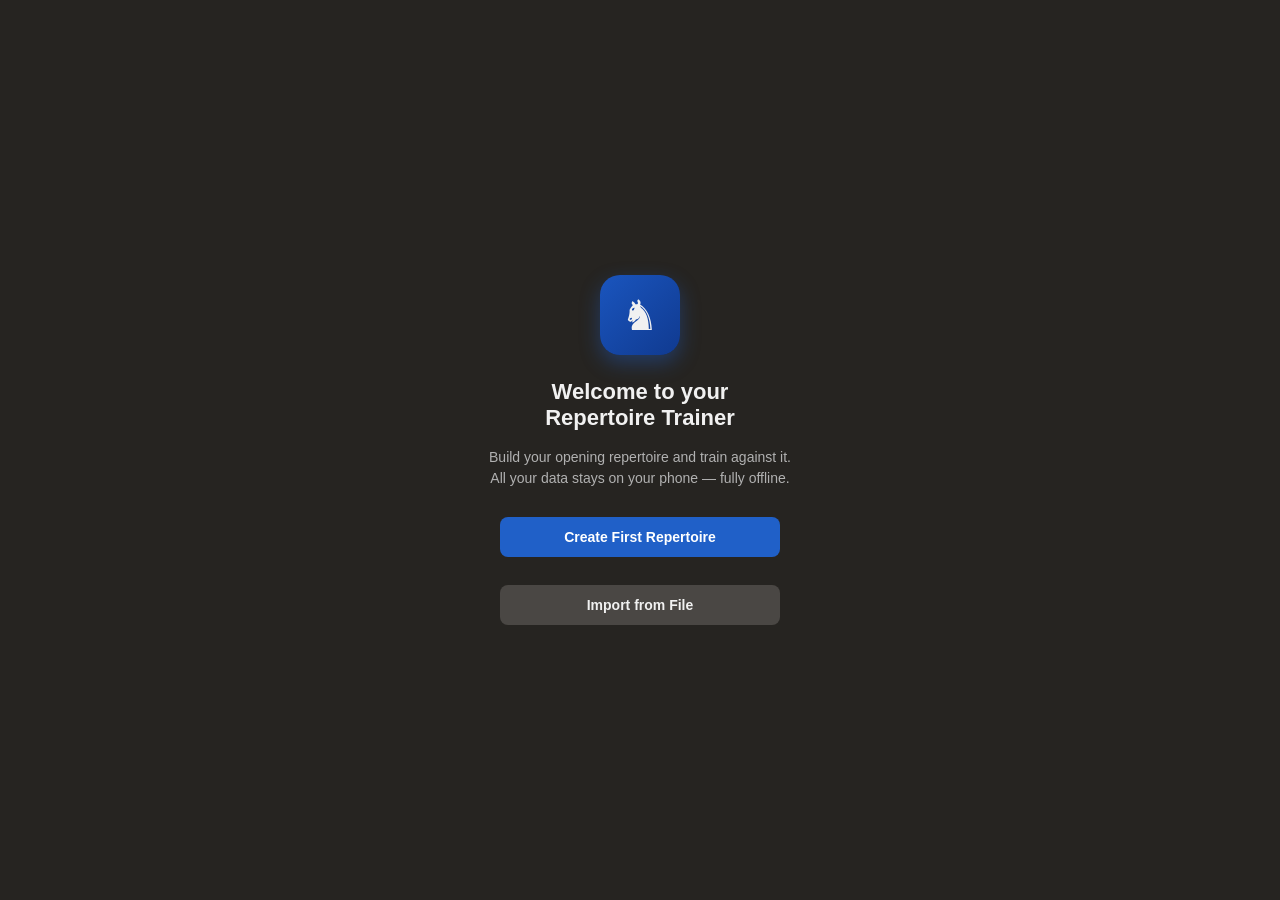
<file: index.html>
<!DOCTYPE html>
<html lang="en">
<head>
<meta charset="UTF-8">
<meta name="viewport" content="width=device-width,initial-scale=1,maximum-scale=1,user-scalable=no,viewport-fit=cover">
<meta name="apple-mobile-web-app-capable" content="yes">
<meta name="mobile-web-app-capable" content="yes">
<meta name="apple-mobile-web-app-status-bar-style" content="black-translucent">
<meta name="apple-mobile-web-app-title" content="Repertoire">
<meta name="theme-color" content="#312e2b">
<link rel="manifest" href="manifest.webmanifest">
<link rel="apple-touch-icon" href="icon-192.png">
<link rel="icon" type="image/svg+xml" href="icon.svg">
<title>Repertoire Trainer</title>
<link rel='stylesheet' href='css/style.css'>
</head>
<body>
<div class='app' id='app'></div>

<script type="module" src="js/main.js"></script>
</body>
</html>
</file>
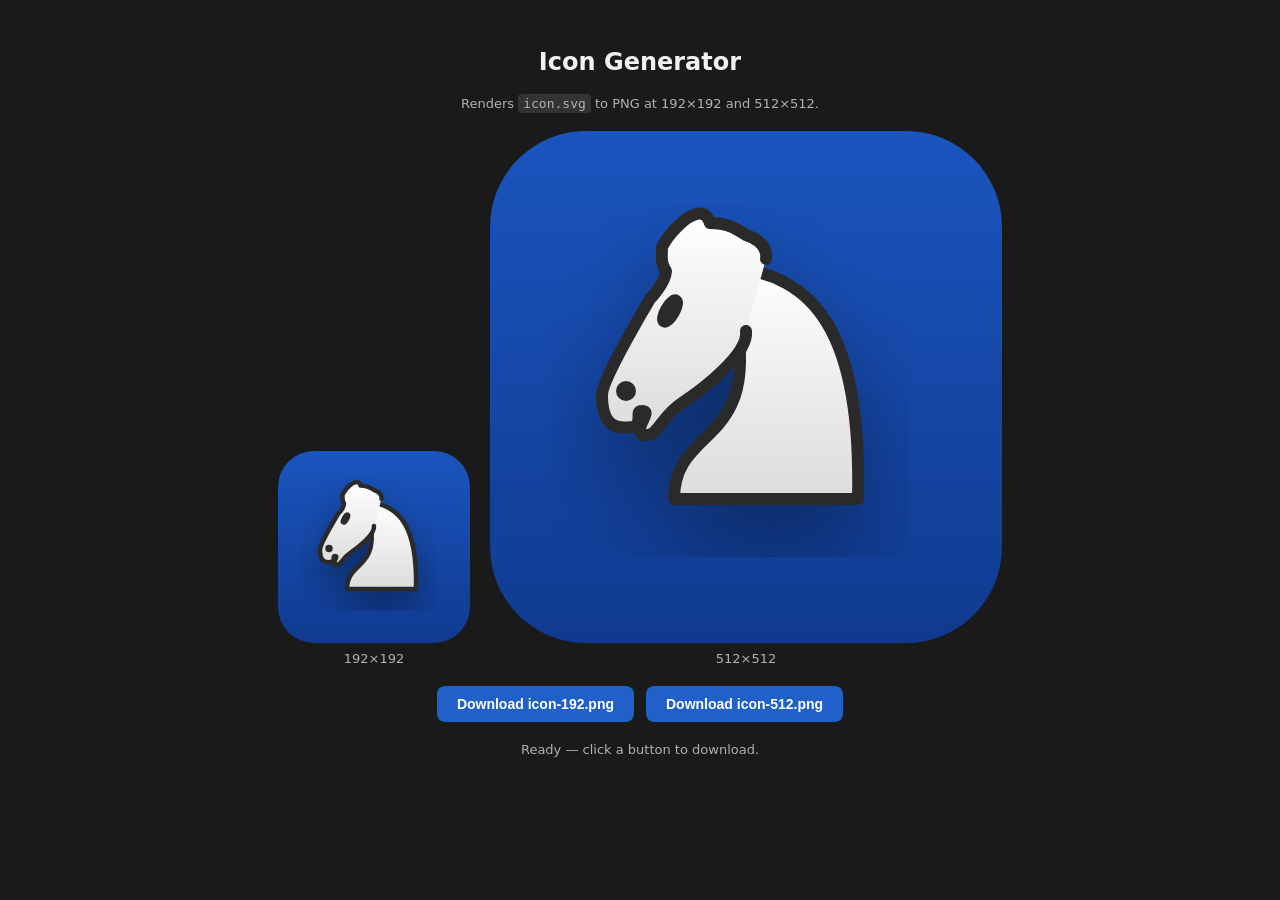
<file: icon-gen.html>
<!DOCTYPE html>
<html lang="en">
<head>
<meta charset="UTF-8">
<title>Icon Generator</title>
<style>
  body{font-family:system-ui,sans-serif;background:#1a1a1a;color:#f1f1f1;display:flex;flex-direction:column;align-items:center;padding:40px;gap:20px}
  h2{margin:0}
  .preview{display:flex;gap:20px;align-items:flex-end}
  canvas{border-radius:12px;display:block}
  button{background:#2060c8;color:#fff;border:none;padding:10px 20px;border-radius:8px;cursor:pointer;font-size:14px;font-weight:600}
  button:hover{background:#3a7ae0}
  button:disabled{opacity:.4;cursor:default}
  p{color:#b1b1b1;font-size:13px;margin:0;text-align:center}
  code{background:#333;padding:2px 5px;border-radius:4px}
</style>
</head>
<body>
<h2>Icon Generator</h2>
<p>Renders <code>icon.svg</code> to PNG at 192×192 and 512×512.</p>
<div class="preview">
  <div>
    <canvas id="c192" width="192" height="192"></canvas>
    <p style="margin-top:8px">192×192</p>
  </div>
  <div>
    <canvas id="c512" width="512" height="512"></canvas>
    <p style="margin-top:8px">512×512</p>
  </div>
</div>
<div style="display:flex;gap:12px">
  <button id="dl192" disabled>Download icon-192.png</button>
  <button id="dl512" disabled>Download icon-512.png</button>
</div>
<p id="status">Loading icon.svg…</p>
<script>
let blobUrl = null;

fetch('icon.svg')
  .then(r => {
    if (!r.ok) throw new Error('HTTP ' + r.status);
    return r.text();
  })
  .then(svgText => {
    const blob = new Blob([svgText], { type: 'image/svg+xml' });
    blobUrl = URL.createObjectURL(blob);
    const img = new Image();
    img.onload = function() {
      ['192', '512'].forEach(size => {
        const n = +size;
        const ctx = document.getElementById('c' + size).getContext('2d');
        ctx.clearRect(0, 0, n, n);
        ctx.drawImage(img, 0, 0, n, n);
      });
      document.getElementById('dl192').disabled = false;
      document.getElementById('dl512').disabled = false;
      document.getElementById('status').textContent = 'Ready — click a button to download.';
      URL.revokeObjectURL(blobUrl);
    };
    img.onerror = () => {
      document.getElementById('status').textContent = 'Error rendering SVG.';
    };
    img.src = blobUrl;
  })
  .catch(err => {
    document.getElementById('status').innerHTML =
      'Could not load icon.svg: ' + err.message +
      '<br>Serve this file over HTTP (e.g. <code>python -m http.server 8080</code>) rather than opening it directly as a file.';
  });

function download(size) {
  const canvas = document.getElementById('c' + size);
  const a = document.createElement('a');
  a.download = 'icon-' + size + '.png';
  a.href = canvas.toDataURL('image/png');
  a.click();
}
document.getElementById('dl192').onclick = () => download('192');
document.getElementById('dl512').onclick = () => download('512');
</script>
</body>
</html>
</file>
<file: css/style.css>
:root{
    --accent:#2060c8;
    --accent-hover:#3a7ae0;
    --accent-shadow:rgba(32,96,200,.4);
    --board-dark:#3a628e;
    --board-grad-start:#1a55be;
    --board-grad-end:#103a90;
  }
  html.theme-green{
    --accent:#81b64c;--accent-hover:#9bcd5e;
    --accent-shadow:rgba(129,182,76,.4);
    --board-dark:#779556;
    --board-grad-start:#779556;--board-grad-end:#5a7a3f;
  }
  html.theme-pink{
    --accent:#c75c8e;--accent-hover:#de7aab;
    --accent-shadow:rgba(199,92,142,.4);
    --board-dark:#8a5c7a;
    --board-grad-start:#b04e7e;--board-grad-end:#8a3060;
  }
  html.theme-amber{
    --accent:#d4943a;--accent-hover:#e8ab54;
    --accent-shadow:rgba(212,148,58,.4);
    --board-dark:#8a7030;
    --board-grad-start:#c07830;--board-grad-end:#9a5c18;
  }
  *,*::before,*::after{box-sizing:border-box;-webkit-tap-highlight-color:transparent;-webkit-touch-callout:none}
  html{margin:0;padding:0;height:100%;overscroll-behavior:none;background:#262421}
  body{margin:0;padding:0;height:100%;min-height:-webkit-fill-available;overscroll-behavior:none;overflow:hidden;background:#262421}
  body{
    font-family:-apple-system,BlinkMacSystemFont,"Segoe UI",Roboto,Helvetica,Arial,sans-serif;
    background:#262421;color:#f1f1f1;
    -webkit-user-select:none;user-select:none;
    font-size:15px;
    text-rendering:optimizeLegibility;
    -webkit-font-smoothing:antialiased;
  }
  button,input,select{font:inherit;color:inherit}
  button{background:none;border:none;cursor:pointer;padding:0}
  input,select,textarea{background:#3d3a37;border:1px solid #4a4744;border-radius:6px;padding:10px 12px;color:#f1f1f1;width:100%}
  input:focus,textarea:focus,select:focus{outline:none;border-color:var(--accent)}

  .app{
    display:flex;flex-direction:column;
    height:100vh;height:-webkit-fill-available;height:var(--app-height,100dvh);
    max-width:560px;margin:0 auto;
    background:#262421;
    padding-top:env(safe-area-inset-top);
  }

  /* HEADER */
  .header{
    display:flex;align-items:center;gap:8px;
    padding:6px 12px;background:#262421;
    border-bottom:1px solid #1a1816;
    min-height:42px;
  }
  .header h1{margin:0;font-size:14px;font-weight:600;flex:1;text-align:center;letter-spacing:.2px}
  .icon-btn{
    width:32px;height:32px;border-radius:7px;
    display:flex;align-items:center;justify-content:center;
    color:#b1b1b1;transition:background .15s;
  }
  .icon-btn:hover,.icon-btn:active{background:#3d3a37;color:#fff}
  .icon-btn svg{width:19px;height:19px;display:block}

  /* MODE BANNER */
  .header-badge{
    display:inline-flex;align-items:center;justify-content:center;
    padding:3px 9px;border-radius:20px;
    font-size:10px;font-weight:700;letter-spacing:.6px;text-transform:uppercase;
    background:var(--accent);color:#fff;
    flex-shrink:0;
    box-shadow:0 1px 4px rgba(0,0,0,.3);
  }
  .header-badge.edit{background:#e8a531;color:#1a1816}
  .color-pill{
    display:inline-flex;align-items:center;justify-content:center;
    width:26px;height:26px;border-radius:50%;
    flex-shrink:0;
    font-size:13px;
    box-shadow:0 1px 4px rgba(0,0,0,.4);
  }
  .color-pill.white{background:#ebecd0;color:#1a1816;border:1.5px solid rgba(0,0,0,.15)}
  .color-pill.black{background:#1a1816;color:#ebecd0;border:1.5px solid rgba(255,255,255,.1)}

  /* BOARD */
  .board-wrap{
    flex:0 0 auto;padding:8px;
    display:flex;flex-direction:column;align-items:center;
    background:#262421;
  }
  .board-container{
    width:min(calc(100vw - 16px), 544px, calc(100dvh - env(safe-area-inset-top, 0px) - env(safe-area-inset-bottom, 0px) - 144px));
    height:min(calc(100vw - 16px), 544px, calc(100dvh - env(safe-area-inset-top, 0px) - env(safe-area-inset-bottom, 0px) - 144px));
    position:relative;
    border-radius:4px;
    overflow:hidden;
    box-shadow:0 6px 20px rgba(0,0,0,.5);
  }
  .board{
    width:100%;height:100%;
    display:grid;
    grid-template-columns:repeat(8,1fr);
    grid-template-rows:repeat(8,1fr);
    position:relative;
    touch-action:none;
  }
  .square{
    position:relative;
    overflow:hidden;
    min-width:0;min-height:0;
    cursor:pointer;
    transition:background .08s;
  }
  .light{background:#ebecd0}
  .dark{background:var(--board-dark)}

  .square.last-move-from{background:#f7ec74 !important}
  .square.last-move-to{background:#f6eb6f !important}
  .light.last-move-from{background:#f7ec74 !important}
  .light.last-move-to{background:#f6eb6f !important}
  .dark.last-move-from{background:#bbcb44 !important}
  .dark.last-move-to{background:#baca44 !important}

  .square.selected{background:#f7c84f !important}
  .light.selected{background:#f6db7a !important}
  .dark.selected{background:#bbcb44 !important}

  .square.check{
    background:radial-gradient(ellipse at center, #ff5d52 0%, #d04646 60%, transparent 100%) !important;
  }

  .coord{
    position:absolute;
    font-size:11px;font-weight:700;
    pointer-events:none;
    font-family:-apple-system,sans-serif;
    line-height:1;
  }
  .coord.file{bottom:2px;right:4px}
  .coord.rank{top:2px;left:4px}
  .light .coord{color:var(--board-dark)}
  .dark .coord{color:#ebecd0}

  .legal-dot{
    position:absolute;
    width:32%;height:32%;
    border-radius:50%;
    background:rgba(0,0,0,.18);
    pointer-events:none;
    top:50%;left:50%;transform:translate(-50%,-50%);
  }
  .legal-ring{
    position:absolute;
    width:90%;height:90%;
    border-radius:50%;
    box-sizing:border-box;
    border:5px solid rgba(0,0,0,.18);
    background:transparent;
    pointer-events:none;
    top:5%;left:5%;
  }

  .piece{
    position:absolute;
    inset:2%;
    pointer-events:none;
    z-index:2;
    filter:drop-shadow(0 1px 1px rgba(0,0,0,.3));
  }

  /* STATUS BAR */
  .status-bar{
    padding:10px 14px;
    background:#262421;
    border-top:1px solid #1a1816;
    font-size:14px;
    min-height:42px;
    display:flex;align-items:center;justify-content:center;gap:8px;
    color:#b1b1b1;
    text-align:center;
  }
  .status-bar.success{color:var(--accent)}
  .status-bar.error{color:#fa412d}
  .status-bar.warning{color:#e8a531}
  .status-bar .correct-move{
    background:var(--accent);color:#fff;font-weight:600;
    padding:2px 10px;border-radius:4px;
  }

  /* MOVES LIST */
  .moves-panel{
    flex:1;
    background:#312e2b;
    overflow-y:auto;
    border-top:1px solid #1a1816;
    -webkit-overflow-scrolling:touch;
    min-height:0;
  }
  .moves-list{
    padding:8px;
    display:grid;
    grid-template-columns:auto 1fr 1fr;
    gap:2px 6px;
    align-items:center;
    font-size:14px;
  }
  .move-num{color:#8a8784;font-weight:500;text-align:right;padding-right:4px}
  .move-cell{
    padding:6px 10px;
    border-radius:4px;
    cursor:pointer;
    transition:background .1s;
    font-weight:500;
    display:flex;align-items:center;gap:6px;
  }
  .move-cell:hover{background:#3d3a37}
  .move-cell.current{background:#4a4744;color:#fff}
  .move-cell.empty{color:#5a5754}
  .move-cell .alt-count{
    font-size:10px;background:#e8a531;color:#1a1816;
    padding:0 5px;border-radius:8px;font-weight:700;
  }
  .moves-empty{
    padding:20px;text-align:center;color:#8a8784;font-style:italic;
  }

  /* NAV BAR */
  .nav-bar{
    display:flex;background:#262421;
    border-top:1px solid #1a1816;
    padding-bottom:constant(safe-area-inset-bottom);padding-bottom:env(safe-area-inset-bottom);
  }
  .nav-btn{
    flex:1;
    padding:6px 4px;
    display:flex;flex-direction:column;align-items:center;gap:2px;
    color:#8a8784;
    transition:color .15s;
    font-size:10px;font-weight:600;letter-spacing:.3px;text-transform:uppercase;
  }
  .nav-btn svg{width:18px;height:18px}
  .nav-btn.active{color:var(--accent)}
  .nav-btn:active{background:#3d3a37}

  /* MODALS */
  .modal-overlay{
    position:fixed;inset:0;background:rgba(0,0,0,.7);
    display:flex;align-items:center;justify-content:center;
    z-index:100;padding:16px;
    animation:fadeIn .2s ease-out;
  }
  @keyframes fadeIn{from{opacity:0}to{opacity:1}}
  @keyframes slideUp{from{transform:translateY(20px);opacity:0}to{transform:translateY(0);opacity:1}}
  .modal{
    background:#312e2b;
    border-radius:12px;
    max-width:480px;width:100%;
    max-height:85vh;
    overflow-y:auto;
    box-shadow:0 20px 60px rgba(0,0,0,.5);
    animation:slideUp .25s ease-out;
  }
  .modal-header{
    display:flex;align-items:center;justify-content:space-between;
    padding:16px 20px;border-bottom:1px solid #1a1816;
  }
  .modal-header h2{margin:0;font-size:17px;font-weight:600}
  .modal-body{padding:20px}
  .modal-body p{margin:0 0 12px;color:#b1b1b1;font-size:14px;line-height:1.5}
  .modal-body label{display:block;margin:14px 0 6px;font-size:13px;color:#b1b1b1;font-weight:500}

  .btn{
    display:inline-flex;align-items:center;justify-content:center;gap:8px;
    padding:12px 20px;border-radius:8px;
    font-weight:600;font-size:14px;
    cursor:pointer;
    transition:all .15s;
    width:100%;
  }
  .btn-primary{background:var(--accent);color:#fff}
  .btn-primary:hover{background:var(--accent-hover)}
  .btn-primary:active{transform:scale(.98)}
  .btn-secondary{background:#4a4744;color:#f1f1f1}
  .btn-secondary:hover{background:#5a5754}
  .btn-danger{background:#d04646;color:#fff}
  .btn-danger:hover{background:#e85656}
  .confirm-chip{
    background:#1a1816;
    border:1px solid #4a4744;
    border-radius:8px;
    padding:10px 14px;
    font-size:15px;font-weight:600;
    text-align:center;
    margin:12px 0;
    word-break:break-word;
  }
  .btn-row{display:flex;gap:10px;margin-top:8px}
  .btn-row .btn{flex:1}

  .rep-card{
    background:#3d3a37;
    border-radius:8px;
    padding:14px;
    margin-bottom:10px;
    display:flex;align-items:center;gap:12px;
    cursor:pointer;
    transition:background .15s;
    border:2px solid transparent;
  }
  .rep-card.active{border-color:var(--accent);background:#3d3a37}
  .rep-card:hover{background:#4a4744}
  .rep-card .rep-info{flex:1;min-width:0}
  .rep-card .rep-name{font-weight:600;font-size:14px;margin-bottom:2px;overflow:hidden;text-overflow:ellipsis;white-space:nowrap}
  .rep-card .rep-meta{font-size:12px;color:#8a8784}
  .rep-card .rep-color{
    width:24px;height:24px;border-radius:50%;
    border:2px solid #1a1816;flex-shrink:0;
  }
  .rep-card .rep-color.white{background:#ebecd0}
  .rep-card .rep-color.black{background:#1a1816}
  .rep-card .rep-actions{display:flex;gap:4px}
  .rep-card .icon-btn{width:32px;height:32px}
  .rep-card .icon-btn svg{width:18px;height:18px}

  .toast{
    position:fixed;bottom:calc(env(safe-area-inset-bottom, 0px) + 56px);left:50%;transform:translateX(-50%);
    background:var(--accent);color:#fff;
    padding:10px 18px;border-radius:24px;
    font-size:13px;font-weight:600;
    box-shadow:0 4px 16px rgba(0,0,0,.4);
    z-index:200;
    animation:toastIn .25s ease-out;
    max-width:90%;
    text-align:center;
  }
  .toast.error{background:#d04646}
  .toast.warning{background:#e8a531;color:#1a1816}
  @keyframes toastIn{from{transform:translate(-50%,30px);opacity:0}to{transform:translate(-50%,0);opacity:1}}

  /* PROMOTION SELECTOR */
  .promo-overlay{
    position:absolute;inset:0;
    background:rgba(0,0,0,.6);
    display:flex;align-items:center;justify-content:center;
    z-index:50;
  }
  .promo-options{
    background:#fff;border-radius:8px;padding:8px;
    display:flex;gap:4px;
    box-shadow:0 8px 24px rgba(0,0,0,.5);
  }
  .promo-option{
    width:60px;height:60px;border-radius:6px;
    display:flex;align-items:center;justify-content:center;
    cursor:pointer;transition:background .1s;
    background:#ebecd0;
  }
  .promo-option:hover{background:#f7ec74}

  /* OVERVIEW / VARIATIONS LIST */
  .variations-list{
    display:flex;flex-direction:column;gap:6px;
  }
  .variation-item{
    background:#3d3a37;padding:10px 14px;border-radius:6px;
    display:flex;align-items:center;gap:10px;
    cursor:pointer;
    transition:background .1s;
  }
  .variation-item:hover{background:#4a4744}
  .variation-item .var-move{
    font-weight:700;color:#f1f1f1;min-width:50px;
  }
  .variation-item .var-desc{flex:1;font-size:13px;color:#b1b1b1;overflow:hidden;text-overflow:ellipsis;white-space:nowrap}
  .variation-item .var-children{font-size:11px;background:#262421;color:#8a8784;padding:2px 7px;border-radius:8px}

  textarea{
    resize:vertical;min-height:60px;
    font-family:inherit;
  }

  /* Welcome screen */
  .welcome{
    flex:1;display:flex;flex-direction:column;align-items:center;justify-content:center;
    padding:40px 30px;text-align:center;gap:16px;
  }
  .welcome-icon{
    width:80px;height:80px;
    background:linear-gradient(135deg,var(--board-grad-start),var(--board-grad-end));
    border-radius:20px;
    display:flex;align-items:center;justify-content:center;
    font-size:42px;
    box-shadow:0 8px 20px var(--accent-shadow);
    margin-bottom:8px;
  }
  .welcome h2{margin:0;font-size:22px;font-weight:700}
  .welcome p{margin:0;color:#b1b1b1;line-height:1.5;font-size:14px;max-width:320px}
  .welcome .btn-row{width:100%;max-width:280px;margin-top:12px}

  /* Comment box */
  .comment-display{
    padding:10px 14px;
    background:#3d3a37;
    font-size:13px;
    color:#d4d4d4;
    font-style:italic;
    border-top:1px solid #1a1816;
    line-height:1.4;
  }

  /* Color picker for new repertoire */
  .color-choice{display:flex;gap:10px;margin:6px 0}
  .color-opt{
    flex:1;padding:14px;border-radius:8px;
    border:2px solid #4a4744;background:#3d3a37;
    cursor:pointer;display:flex;align-items:center;justify-content:center;gap:8px;
    transition:all .15s;font-weight:600;
  }
  .color-opt.selected{border-color:var(--accent);background:#4a4744}
  .color-disc{width:24px;height:24px;border-radius:50%;border:2px solid #1a1816}
  .color-disc.white{background:#ebecd0}
  .color-disc.black{background:#1a1816}

  /* small */
  .hint{font-size:12px;color:#8a8784;margin-top:4px}
  .danger-text{color:#fa412d}

  /* swap board orientation animation */
  .board.flipped{transform:rotate(180deg)}
  .board.flipped .piece{transform:rotate(180deg)}
  .board.flipped .coord{transform:rotate(180deg)}

  /* RESULT MODALS */
  .result-overlay{
    position:fixed;inset:0;background:rgba(0,0,0,.88);
    display:flex;align-items:center;justify-content:center;
    z-index:100;padding:24px;
    animation:fadeIn .25s ease-out;
  }
  .result-card{
    background:#312e2b;
    border-radius:16px;
    max-width:360px;width:100%;
    padding:32px 24px 24px;
    text-align:center;
    box-shadow:0 24px 64px rgba(0,0,0,.65);
    animation:slideUp .3s ease-out;
    border:1px solid #3d3a37;
  }
  .result-icon{
    width:72px;height:72px;border-radius:50%;
    display:flex;align-items:center;justify-content:center;
    font-size:36px;margin:0 auto 18px;
    flex-shrink:0;
  }
  .result-icon.complete{
    background:linear-gradient(135deg,var(--board-grad-start),var(--board-grad-end));
    box-shadow:0 6px 24px var(--accent-shadow);
  }
  .result-icon.wrong{
    background:linear-gradient(135deg,#d04646,#a82020);
    box-shadow:0 6px 24px rgba(208,70,70,.45);
  }
  .result-card h2{margin:0 0 8px;font-size:22px;font-weight:700}
  .result-sub{color:#b1b1b1;font-size:14px;line-height:1.5;margin:0 0 6px}
  .result-stat{
    display:inline-flex;align-items:center;gap:7px;
    background:#3d3a37;border-radius:20px;
    padding:6px 16px;font-size:13px;font-weight:600;
    color:#f1f1f1;margin:10px 0 22px;
  }
  .result-stat svg{width:14px;height:14px;opacity:.6;flex-shrink:0}
  .result-btns{display:flex;flex-direction:column;gap:10px}

  /* theme picker */
  .theme-picker{display:flex;gap:8px;margin:4px 0}
  .theme-opt{
    flex:1;padding:10px 4px;border-radius:8px;
    border:2px solid #4a4744;background:#3d3a37;
    cursor:pointer;display:flex;flex-direction:column;align-items:center;gap:5px;
    transition:all .15s;font-size:11px;font-weight:600;color:#b1b1b1;letter-spacing:.3px;
  }
  .theme-opt:hover{background:#4a4744}
  .theme-opt.active{border-color:var(--accent);color:#f1f1f1}
  .theme-swatch{width:22px;height:22px;border-radius:50%;display:block;border:2px solid rgba(255,255,255,.15);flex-shrink:0}

  /* save button */
  .save-btn{
    padding:5px 13px;
    border-radius:20px;
    font-size:11px;font-weight:700;letter-spacing:.4px;
    text-transform:uppercase;
    background:#3d3a37;color:#8a8784;
    border:none;cursor:pointer;
    transition:background .2s,color .2s;
    white-space:nowrap;
  }
  .save-btn.dirty{
    background:var(--accent);color:#fff;
    box-shadow:0 2px 8px var(--accent-shadow);
  }

  /* cancel button */
  .cancel-btn{
    padding:5px 13px;
    border-radius:20px;
    font-size:11px;font-weight:700;letter-spacing:.4px;
    text-transform:uppercase;
    background:#3d3a37;color:#5a5754;
    border:none;cursor:default;
    transition:background .2s,color .2s;
    white-space:nowrap;
    opacity:.6;
  }
  .cancel-btn.dirty{
    color:#fa412d;
    cursor:pointer;
    opacity:1;
  }
  .cancel-btn.dirty:active{background:#4a4744}
</file>
